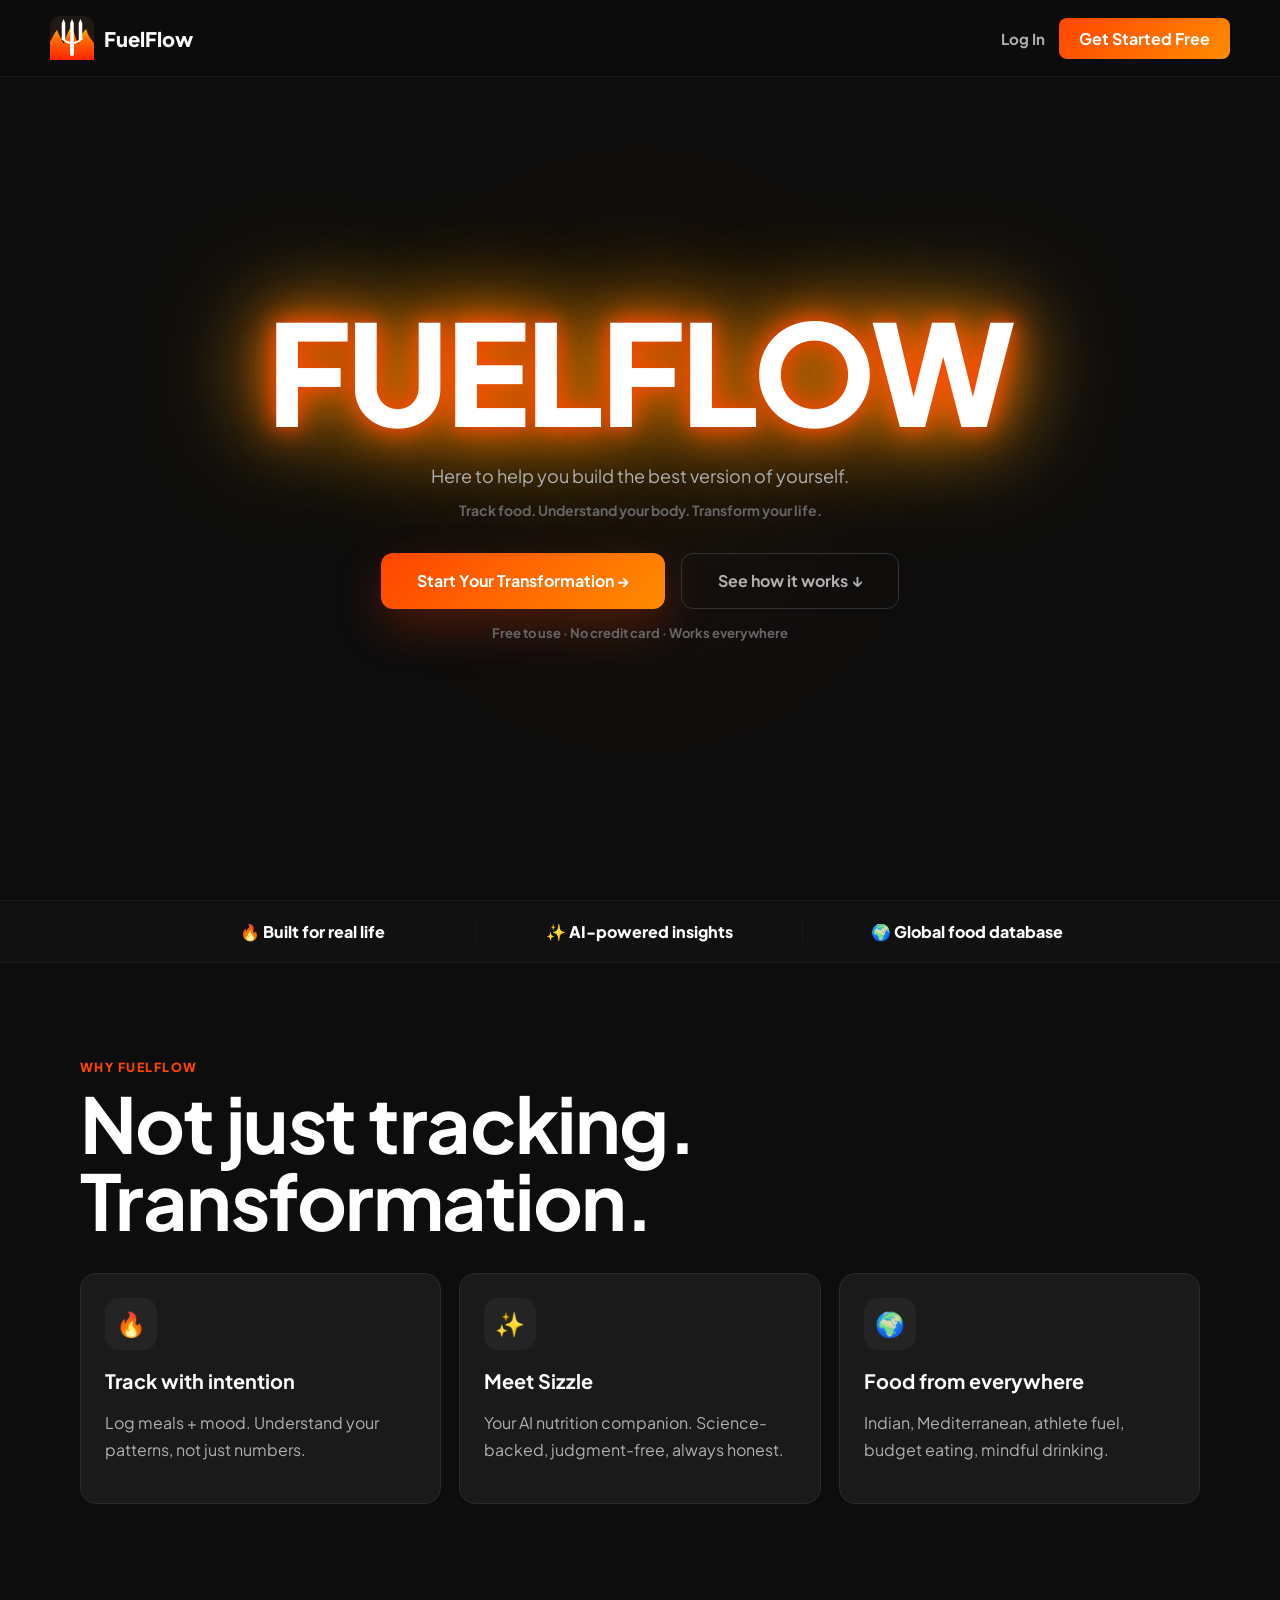
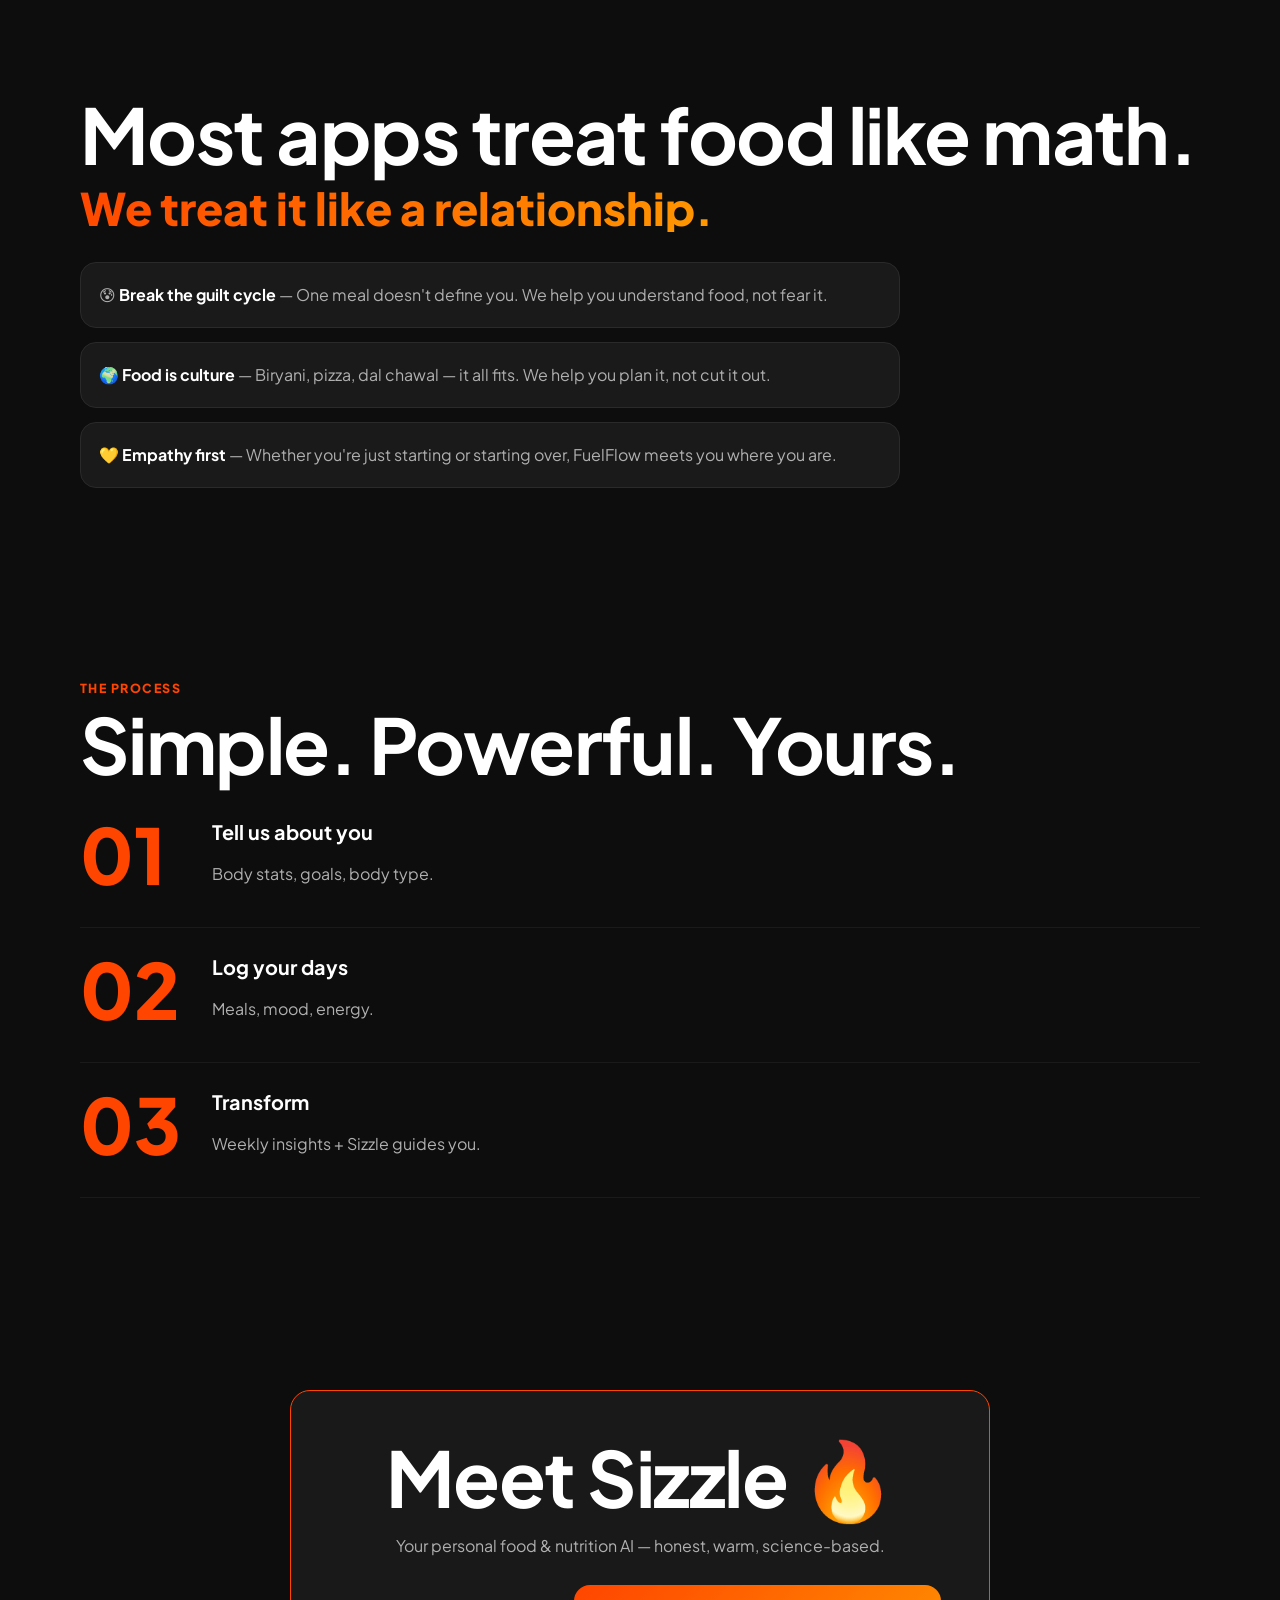
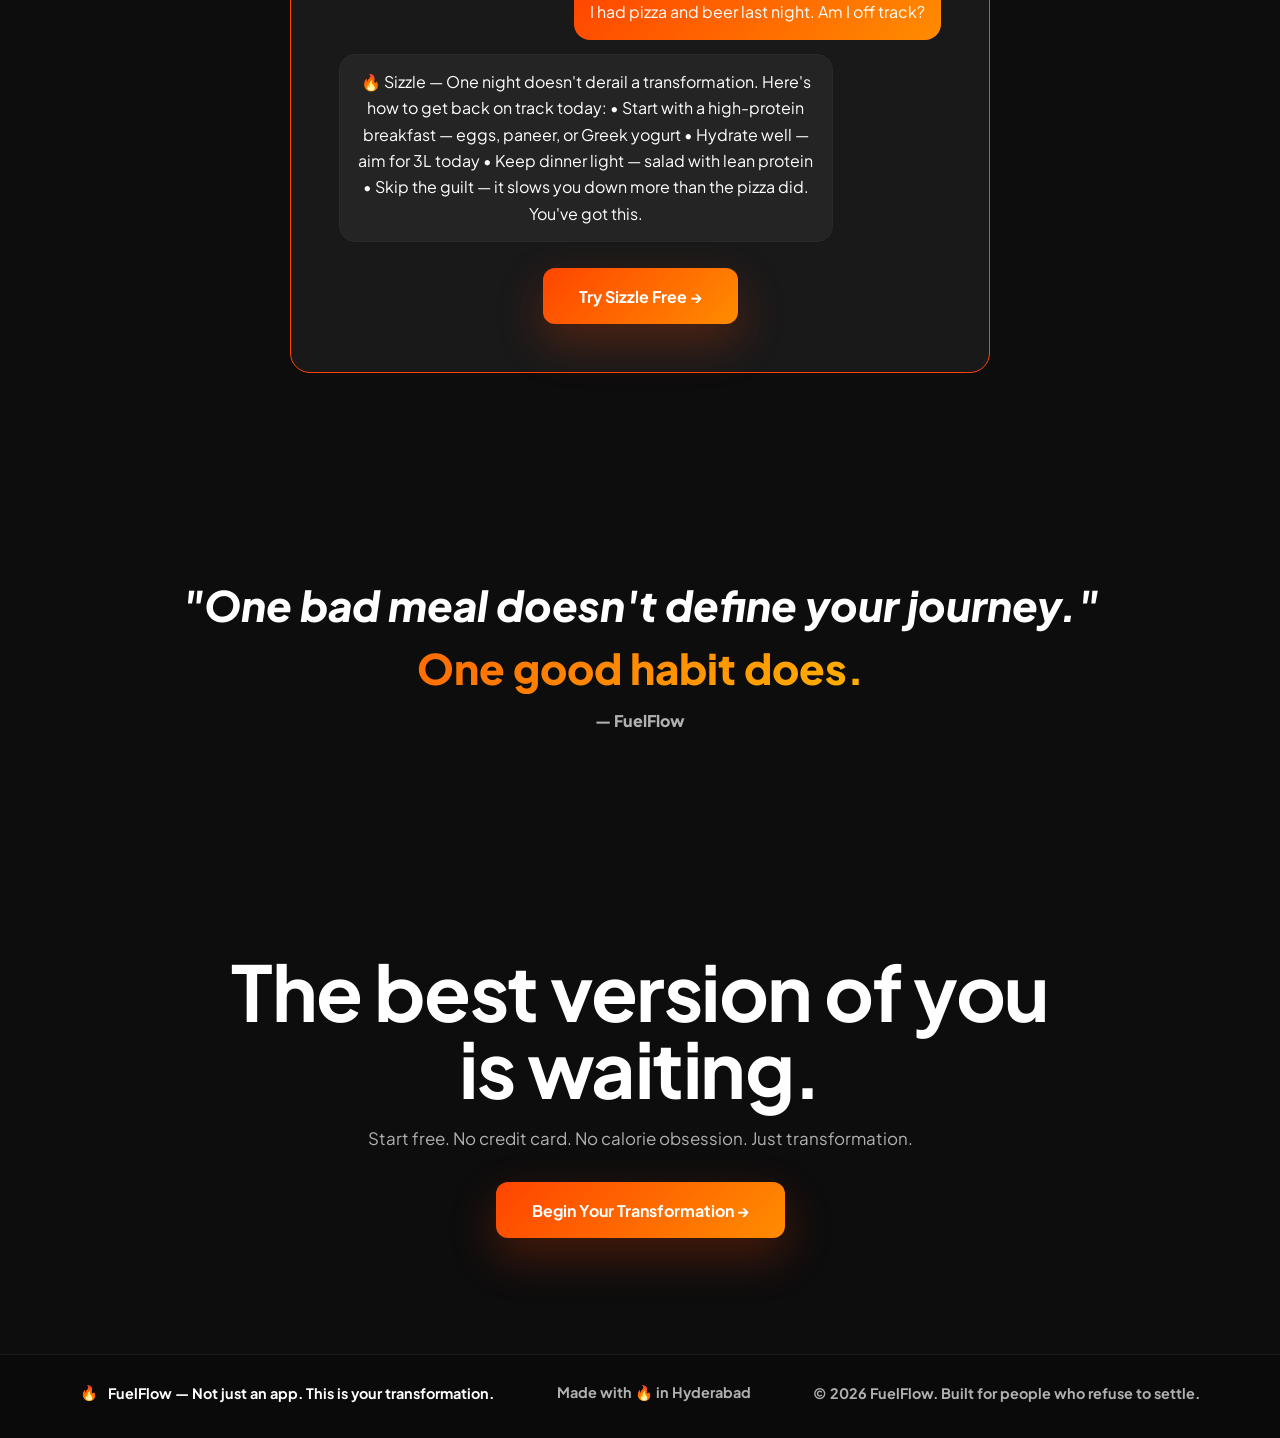
<file: static/landing.html>
<!doctype html>
<html lang="en">
  <head>
    <meta charset="utf-8">
    <meta name="viewport" content="width=device-width, initial-scale=1">
    <title>FuelFlow — Transformation</title>
    <link rel="preconnect" href="https://fonts.googleapis.com">
    <link rel="preconnect" href="https://fonts.gstatic.com" crossorigin>
    <link href="https://fonts.googleapis.com/css2?family=Plus+Jakarta+Sans:wght@400;500;600;700;800;900&display=swap" rel="stylesheet">
    <style>
      :root {
        --bg: #0d0d0d;
        --surface: #1a1a1a;
        --surface2: #242424;
        --line: #2a2a2a;
        --primary: #ff4500;
        --secondary: #ff8c00;
        --accent: #ffd700;
        --text: #ffffff;
        --muted: #b0b0b0;
        --dim: #666666;
      }

      * {
        box-sizing: border-box;
      }

      html {
        scroll-behavior: smooth;
        background: var(--bg);
      }

      body {
        min-height: 100vh;
        margin: 0;
        background: var(--bg);
        color: var(--text);
        font-family: "Plus Jakarta Sans", system-ui, -apple-system, BlinkMacSystemFont, "Segoe UI", sans-serif;
      }

      a {
        color: inherit;
        text-decoration: none;
      }

      .navbar {
        position: fixed;
        top: 0;
        right: 0;
        left: 0;
        z-index: 100;
        border-bottom: 1px solid var(--surface);
        background: rgba(13, 13, 13, 0.96);
        backdrop-filter: blur(14px);
      }

      .nav-inner {
        display: flex;
        width: min(1180px, calc(100% - 32px));
        min-height: 76px;
        margin: 0 auto;
        align-items: center;
        justify-content: space-between;
        gap: 18px;
      }

      .brand {
        display: inline-flex;
        align-items: center;
        gap: 10px;
        font-size: 20px;
        font-weight: 800;
      }

      .nav-actions {
        display: inline-flex;
        align-items: center;
        gap: 14px;
      }

      .nav-link {
        color: var(--muted);
        font-size: 0.94rem;
        font-weight: 700;
      }

      .button {
        display: inline-flex;
        align-items: center;
        justify-content: center;
        border: 0;
        cursor: pointer;
        font-weight: 700;
        transition: transform 0.2s ease, border-color 0.2s ease, color 0.2s ease;
      }

      .button:hover {
        transform: translateY(-2px);
      }

      .button-primary {
        border-radius: 8px;
        background: linear-gradient(135deg, var(--primary), var(--secondary));
        color: var(--text);
        padding: 10px 20px;
      }

      .hero {
        position: relative;
        display: grid;
        min-height: 100vh;
        place-items: center;
        overflow: hidden;
        padding: 120px 20px 72px;
        text-align: center;
      }

      .hero::before {
        content: "";
        position: absolute;
        width: min(680px, 90vw);
        height: min(680px, 90vw);
        border-radius: 50%;
        background: radial-gradient(circle, rgba(255, 140, 0, 0.7), rgba(255, 69, 0, 0.22) 42%, transparent 70%);
        filter: blur(22px);
        opacity: 0.08;
        animation: heroGlow 4s ease-in-out infinite alternate;
      }

      @keyframes heroGlow {
        from {
          opacity: 0.08;
          transform: scale(1);
        }

        to {
          opacity: 0.15;
          transform: scale(1.15);
        }
      }

      .hero-content {
        position: relative;
        z-index: 1;
        display: grid;
        justify-items: center;
      }

      .hero-title {
        margin: 0;
        color: white;
        font-size: clamp(60px, 12vw, 140px);
        font-weight: 900;
        letter-spacing: -2px;
        line-height: 0.9;
        text-shadow:
          0 0 20px #ff4500,
          0 0 40px #ff6500,
          0 0 80px #ff8c00,
          0 0 120px #ffa500;
        animation: flameFlicker 3s ease-in-out infinite;
      }

      @keyframes flameFlicker {
        0%,
        100% {
          text-shadow:
            0 0 18px #ff4500,
            0 0 38px #ff6500,
            0 0 78px #ff8c00,
            0 0 118px #ffa500;
        }

        45% {
          text-shadow:
            0 0 24px #ff4500,
            0 0 52px #ff6500,
            0 0 92px #ff8c00,
            0 0 132px #ffa500;
        }

        67% {
          text-shadow:
            0 0 16px #ff4500,
            0 0 34px #ff6500,
            0 0 70px #ff8c00,
            0 0 110px #ffa500;
        }
      }

      .subtitle {
        max-width: 560px;
        margin: 28px auto 0;
        color: var(--muted);
        font-size: 18px;
        line-height: 1.65;
      }

      .kicker {
        margin: 10px 0 0;
        color: var(--dim);
        font-size: 14px;
        font-weight: 700;
      }

      .hero-actions {
        display: flex;
        flex-wrap: wrap;
        justify-content: center;
        gap: 16px;
        margin-top: 34px;
      }

      .hero-primary,
      .hero-secondary {
        min-height: 56px;
        border-radius: 12px;
        padding: 16px 36px;
        font-size: 16px;
        font-weight: 700;
      }

      .hero-primary {
        background: linear-gradient(135deg, var(--primary), var(--secondary));
        color: var(--text);
        box-shadow: 0 18px 46px rgba(255, 69, 0, 0.25);
      }

      .hero-secondary {
        border: 1px solid #333333;
        background: transparent;
        color: var(--muted);
      }

      .microcopy {
        margin: 16px 0 0;
        color: var(--dim);
        font-size: 13px;
        font-weight: 700;
      }

      .stats-bar {
        border-top: 1px solid var(--surface);
        border-bottom: 1px solid var(--surface);
        background: #111111;
        padding: 20px;
      }

      .stats-inner {
        display: grid;
        width: min(980px, 100%);
        margin: 0 auto;
        grid-template-columns: repeat(3, minmax(0, 1fr));
        color: var(--text);
        font-weight: 800;
        text-align: center;
      }

      .stat:not(:last-child) {
        border-right: 1px solid var(--surface);
      }

      .section {
        width: min(1120px, calc(100% - 32px));
        margin: 0 auto;
        padding: 96px 0;
      }

      .section.centered {
        text-align: center;
      }

      .section-label {
        margin: 0 0 10px;
        color: var(--primary);
        font-size: 0.78rem;
        font-weight: 900;
        letter-spacing: 0.12em;
      }

      h2 {
        margin: 0;
        color: var(--text);
        font-size: clamp(2.3rem, 6vw, 4.8rem);
        line-height: 1;
        letter-spacing: -0.02em;
      }

      .cards {
        display: grid;
        grid-template-columns: repeat(3, minmax(0, 1fr));
        gap: 18px;
        margin-top: 34px;
      }

      .card {
        border: 1px solid var(--line);
        border-radius: 16px;
        background: var(--surface);
        padding: 24px;
        transition: border-color 0.2s ease, transform 0.2s ease;
      }

      .card:hover {
        border-color: var(--primary);
        transform: translateY(-3px);
      }

      .card-icon {
        display: grid;
        width: 52px;
        height: 52px;
        margin-bottom: 18px;
        place-items: center;
        border-radius: 14px;
        background: var(--surface2);
        font-size: 1.5rem;
      }

      .card h3,
      .step h3 {
        margin: 0;
        color: var(--text);
        font-size: 1.24rem;
      }

      .card p,
      .step p,
      .sizzle-copy,
      .final-copy {
        color: var(--muted);
        line-height: 1.7;
      }

      .steps {
        display: grid;
        gap: 26px;
        margin-top: 36px;
      }

      .relationship-subheading {
        margin: 10px 0 30px;
        background: linear-gradient(135deg, var(--primary), var(--secondary), var(--accent));
        -webkit-background-clip: text;
        background-clip: text;
        color: transparent;
        font-size: clamp(1.5rem, 4vw, 2.8rem);
        font-weight: 900;
        line-height: 1.1;
      }

      .relationship-points {
        display: grid;
        gap: 14px;
        max-width: 820px;
        margin-top: 28px;
      }

      .relationship-points p {
        margin: 0;
        border: 1px solid var(--line);
        border-radius: 16px;
        background: var(--surface);
        color: var(--muted);
        line-height: 1.75;
        padding: 18px;
      }

      .relationship-points strong {
        color: var(--text);
      }

      .step {
        display: grid;
        grid-template-columns: 110px minmax(0, 1fr);
        gap: 22px;
        align-items: start;
        border-bottom: 1px solid var(--surface);
        padding-bottom: 24px;
      }

      .step-number {
        color: var(--primary);
        font-size: clamp(2.5rem, 7vw, 4.8rem);
        font-weight: 900;
        line-height: 0.9;
      }

      .sizzle-card {
        width: min(700px, calc(100% - 32px));
        margin: 0 auto;
        border: 1px solid var(--primary);
        border-radius: 20px;
        background: rgba(26, 26, 26, 0.94);
        padding: clamp(26px, 6vw, 48px);
      }

      .chat-demo {
        display: grid;
        gap: 14px;
        margin: 26px 0;
      }

      .bubble {
        max-width: 82%;
        border-radius: 16px;
        padding: 14px 16px;
        line-height: 1.65;
      }

      .bubble.user {
        justify-self: end;
        background: linear-gradient(135deg, var(--primary), var(--secondary));
        color: var(--text);
      }

      .bubble.sizzle {
        justify-self: start;
        border: 1px solid var(--line);
        background: var(--surface2);
        color: var(--text);
      }

      .quote-section {
        width: min(960px, calc(100% - 32px));
        margin: 0 auto;
        padding: 110px 0;
        text-align: center;
      }

      .quote-main {
        margin: 0;
        color: var(--text);
        font-size: clamp(24px, 4vw, 42px);
        font-style: italic;
        font-weight: 800;
        line-height: 1.25;
      }

      .quote-gradient {
        display: block;
        margin-top: 10px;
        background: linear-gradient(135deg, var(--primary), var(--secondary), var(--accent));
        -webkit-background-clip: text;
        background-clip: text;
        color: transparent;
        font-style: normal;
      }

      .attribution {
        color: var(--muted);
        font-weight: 800;
      }

      .final-cta {
        width: min(860px, calc(100% - 32px));
        margin: 0 auto;
        padding: 96px 0 116px;
        text-align: center;
      }

      .final-copy {
        margin-bottom: 30px;
        font-size: 1.06rem;
      }

      .footer {
        border-top: 1px solid var(--surface);
        padding: 28px 20px 36px;
        background: #0a0a0a;
      }

      .footer-inner {
        display: flex;
        width: min(1120px, 100%);
        margin: 0 auto;
        align-items: center;
        justify-content: space-between;
        gap: 18px;
        color: var(--muted);
        font-size: 0.9rem;
        font-weight: 700;
      }

      .footer-brand {
        display: inline-flex;
        align-items: center;
        gap: 10px;
        color: var(--text);
      }

      .fade-in {
        transform: translateY(24px);
        opacity: 0;
        transition: opacity 0.7s ease, transform 0.7s ease;
      }

      .fade-in.visible {
        transform: translateY(0);
        opacity: 1;
      }

      @media (max-width: 820px) {
        .nav-inner {
          min-height: 68px;
        }

        .nav-link {
          display: none;
        }

        .stats-inner,
        .cards {
          grid-template-columns: 1fr;
        }

        .stat {
          border-right: 0 !important;
          padding: 10px 0;
        }

        .stat:not(:last-child) {
          border-bottom: 1px solid var(--surface);
        }

        .step {
          grid-template-columns: 1fr;
        }

        .footer-inner {
          align-items: flex-start;
          flex-direction: column;
        }
      }

      @media (max-width: 520px) {
        .hero-actions {
          width: 100%;
        }

        .hero-primary,
        .hero-secondary {
          width: 100%;
        }

        .button-primary {
          padding: 10px 14px;
        }

        .brand {
          font-size: 18px;
        }
      }
    </style>
  </head>
  <body>
    <nav class="navbar" aria-label="Primary navigation">
      <div class="nav-inner">
        <a class="brand" href="/">
          <svg width="44" height="44" viewBox="0 0 44 44" fill="none" xmlns="http://www.w3.org/2000/svg" aria-hidden="true">
            <rect width="44" height="44" rx="10" fill="url(#logoBgGrad)"/>
            <path d="M0 44 L0 26 C2.5 21 4.5 17 7 14 C9.5 20 11.5 24 14 28 C16 20 18.5 15 21.5 10 C24 16 25.5 22 28 28 C30 21 32.5 16 36 13 C38 19 40.5 23 44 27 L44 44 Z" fill="url(#logoFlameGrad)"/>
            <path d="M13.5 3 L15.25 7 L15.25 24 L11.75 24 L11.75 7 Z" fill="#FFFFFF"/>
            <path d="M22 3 L23.75 7 L23.75 26.5 L20.25 26.5 L20.25 7 Z" fill="#FFFFFF"/>
            <path d="M30.5 3 L32.25 7 L32.25 24 L28.75 24 L28.75 7 Z" fill="#FFFFFF"/>
            <path d="M11.75 21 C15 24.5 18 26 22 26 C26 26 29 24.5 32.25 21 L32.25 23.25 C29.5 26.5 26.25 28 22 28 C17.75 28 14.5 26.5 11.75 23.25 Z" fill="#FFFFFF"/>
            <rect x="20" y="26" width="4" height="14" rx="2" fill="#FFFFFF"/>
            <defs>
              <linearGradient id="logoBgGrad" x1="22" y1="0" x2="22" y2="44" gradientUnits="userSpaceOnUse">
                <stop offset="0%" stop-color="#1A1A1A"/>
                <stop offset="100%" stop-color="#3D1200"/>
              </linearGradient>
              <linearGradient id="logoFlameGrad" x1="22" y1="44" x2="22" y2="8" gradientUnits="userSpaceOnUse">
                <stop offset="0%" stop-color="#FF2200"/>
                <stop offset="61%" stop-color="#FF7000"/>
                <stop offset="100%" stop-color="#FFD000"/>
              </linearGradient>
            </defs>
          </svg>
          <span>FuelFlow</span>
        </a>
        <div class="nav-actions">
          <a class="nav-link" href="/app">Log In</a>
          <a class="button button-primary" href="/app">Get Started Free</a>
        </div>
      </div>
    </nav>

    <header class="hero">
      <div class="hero-content fade-in">
        <h1 class="hero-title">FUELFLOW</h1>
        <p class="subtitle">Here to help you build the best version of yourself.</p>
        <p class="kicker">Track food. Understand your body. Transform your life.</p>
        <div class="hero-actions">
          <a class="button hero-primary" href="/app">Start Your Transformation →</a>
          <a class="button hero-secondary" href="#how">See how it works ↓</a>
        </div>
        <p class="microcopy">Free to use · No credit card · Works everywhere</p>
      </div>
    </header>

    <section class="stats-bar fade-in" aria-label="FuelFlow highlights">
      <div class="stats-inner">
        <div class="stat">🔥 Built for real life</div>
        <div class="stat">✨ AI-powered insights</div>
        <div class="stat">🌍 Global food database</div>
      </div>
    </section>

    <section id="features" class="section fade-in">
      <p class="section-label">WHY FUELFLOW</p>
      <h2>Not just tracking. Transformation.</h2>
      <div class="cards">
        <article class="card">
          <span class="card-icon">🔥</span>
          <h3>Track with intention</h3>
          <p>Log meals + mood. Understand your patterns, not just numbers.</p>
        </article>
        <article class="card">
          <span class="card-icon">✨</span>
          <h3>Meet Sizzle</h3>
          <p>Your AI nutrition companion. Science-backed, judgment-free, always honest.</p>
        </article>
        <article class="card">
          <span class="card-icon">🌍</span>
          <h3>Food from everywhere</h3>
          <p>Indian, Mediterranean, athlete fuel, budget eating, mindful drinking.</p>
        </article>
      </div>
    </section>

    <section class="section fade-in">
      <h2>Most apps treat food like math.</h2>
      <p class="relationship-subheading">We treat it like a relationship.</p>
      <div class="relationship-points">
        <p>😰 <strong>Break the guilt cycle</strong> — One meal doesn't define you. We help you understand food, not fear it.</p>
        <p>🌍 <strong>Food is culture</strong> — Biryani, pizza, dal chawal — it all fits. We help you plan it, not cut it out.</p>
        <p>💛 <strong>Empathy first</strong> — Whether you're just starting or starting over, FuelFlow meets you where you are.</p>
      </div>
    </section>

    <section id="how" class="section fade-in">
      <p class="section-label">THE PROCESS</p>
      <h2>Simple. Powerful. Yours.</h2>
      <div class="steps">
        <article class="step">
          <span class="step-number">01</span>
          <div>
            <h3>Tell us about you</h3>
            <p>Body stats, goals, body type.</p>
          </div>
        </article>
        <article class="step">
          <span class="step-number">02</span>
          <div>
            <h3>Log your days</h3>
            <p>Meals, mood, energy.</p>
          </div>
        </article>
        <article class="step">
          <span class="step-number">03</span>
          <div>
            <h3>Transform</h3>
            <p>Weekly insights + Sizzle guides you.</p>
          </div>
        </article>
      </div>
    </section>

    <section class="section centered fade-in">
      <div class="sizzle-card">
        <h2>Meet Sizzle 🔥</h2>
        <p class="sizzle-copy">Your personal food & nutrition AI — honest, warm, science-based.</p>
        <div class="chat-demo">
          <div class="bubble user">I had pizza and beer last night. Am I off track?</div>
          <div class="bubble sizzle">🔥 Sizzle — One night doesn't derail a transformation. Here's how to get back on track today: • Start with a high-protein breakfast — eggs, paneer, or Greek yogurt • Hydrate well — aim for 3L today • Keep dinner light — salad with lean protein • Skip the guilt — it slows you down more than the pizza did. You've got this.</div>
        </div>
        <a class="button hero-primary" href="/app">Try Sizzle Free →</a>
      </div>
    </section>

    <section class="quote-section fade-in">
      <p class="quote-main">"One bad meal doesn't define your journey."<span class="quote-gradient">One good habit does.</span></p>
      <p class="attribution">— FuelFlow</p>
    </section>

    <section class="final-cta fade-in">
      <h2>The best version of you is waiting.</h2>
      <p class="final-copy">Start free. No credit card. No calorie obsession. Just transformation.</p>
      <a class="button hero-primary" href="/app">Begin Your Transformation →</a>
    </section>

    <footer class="footer">
      <div class="footer-inner">
        <div class="footer-brand">
          <span>🔥</span>
          <span>FuelFlow — Not just an app. This is your transformation.</span>
        </div>
        <span>Made with 🔥 in Hyderabad</span>
        <span>© 2026 FuelFlow. Built for people who refuse to settle.</span>
      </div>
    </footer>

    <script>
      const observer = new IntersectionObserver((entries) => {
        entries.forEach((entry) => {
          if (entry.isIntersecting) {
            entry.target.classList.add("visible");
            observer.unobserve(entry.target);
          }
        });
      }, { threshold: 0.18 });

      document.querySelectorAll(".fade-in").forEach((element) => observer.observe(element));
    </script>
  </body>
</html>
</file>
